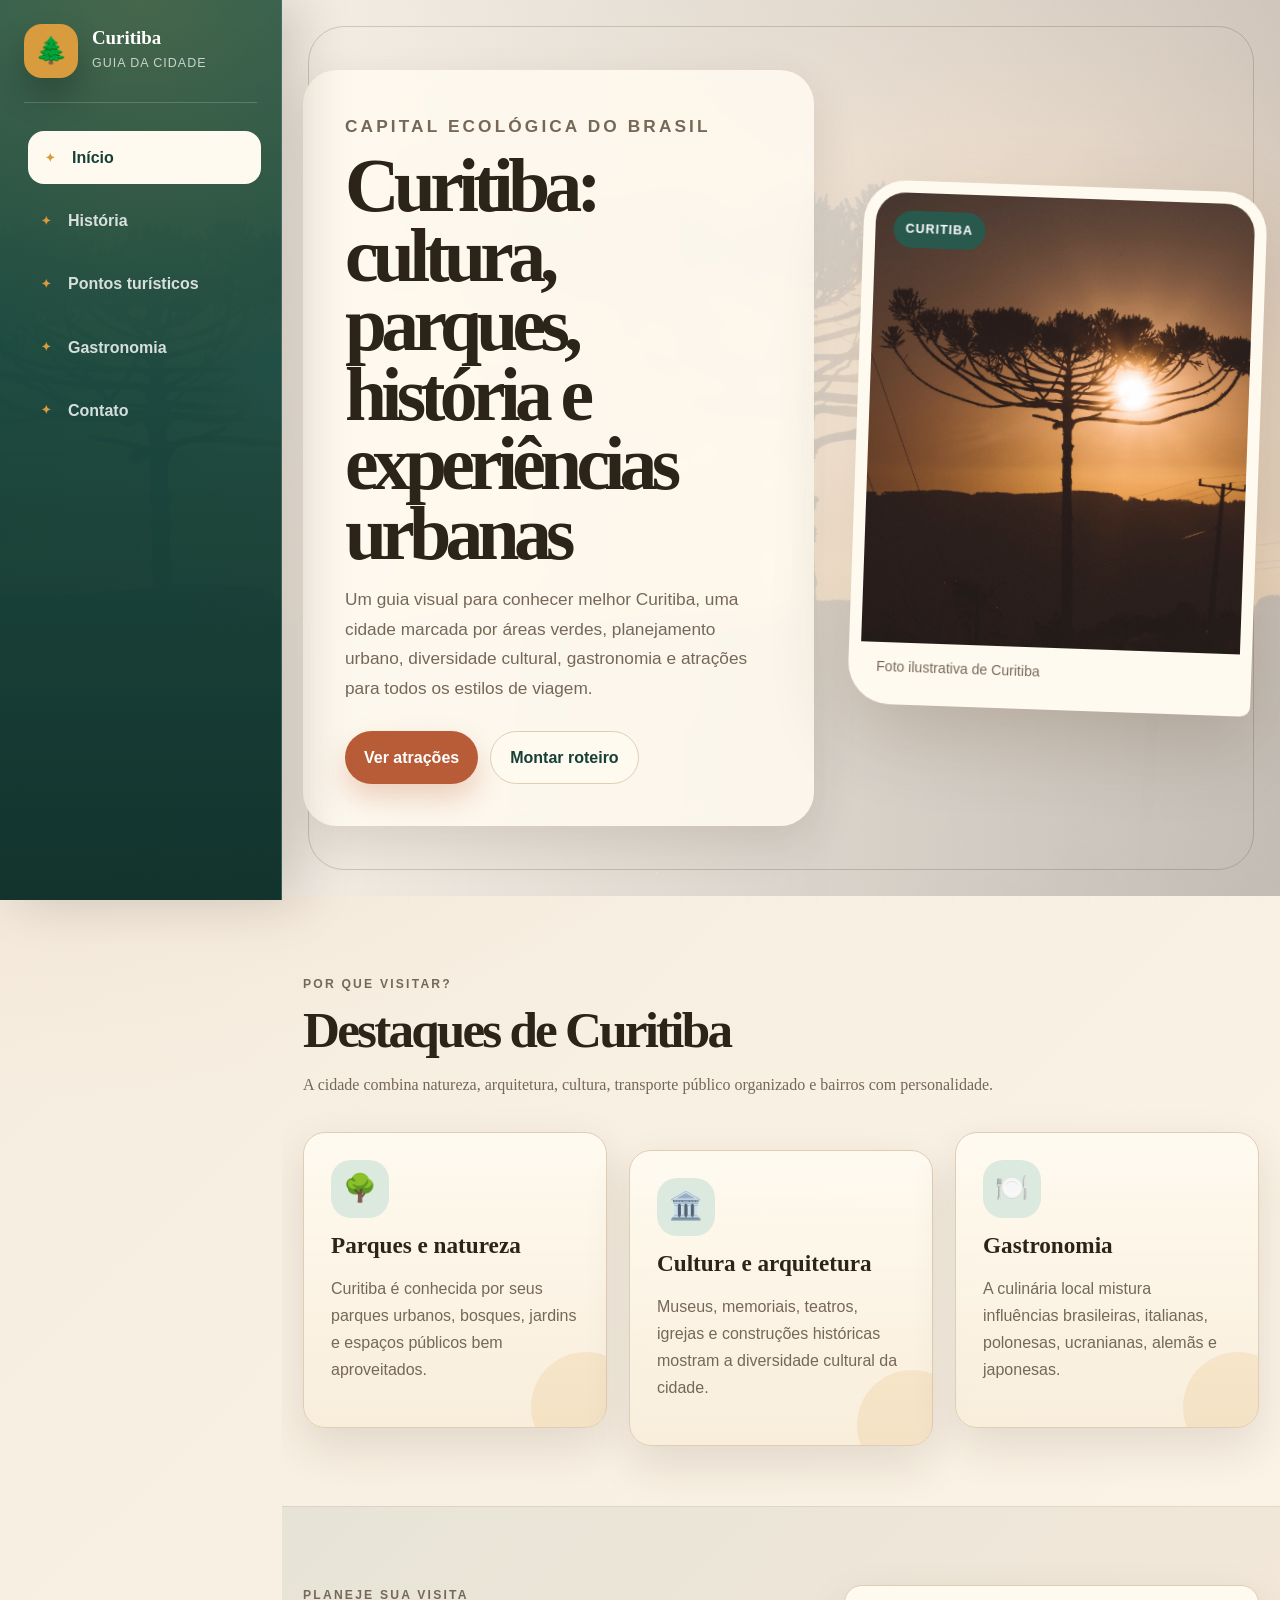
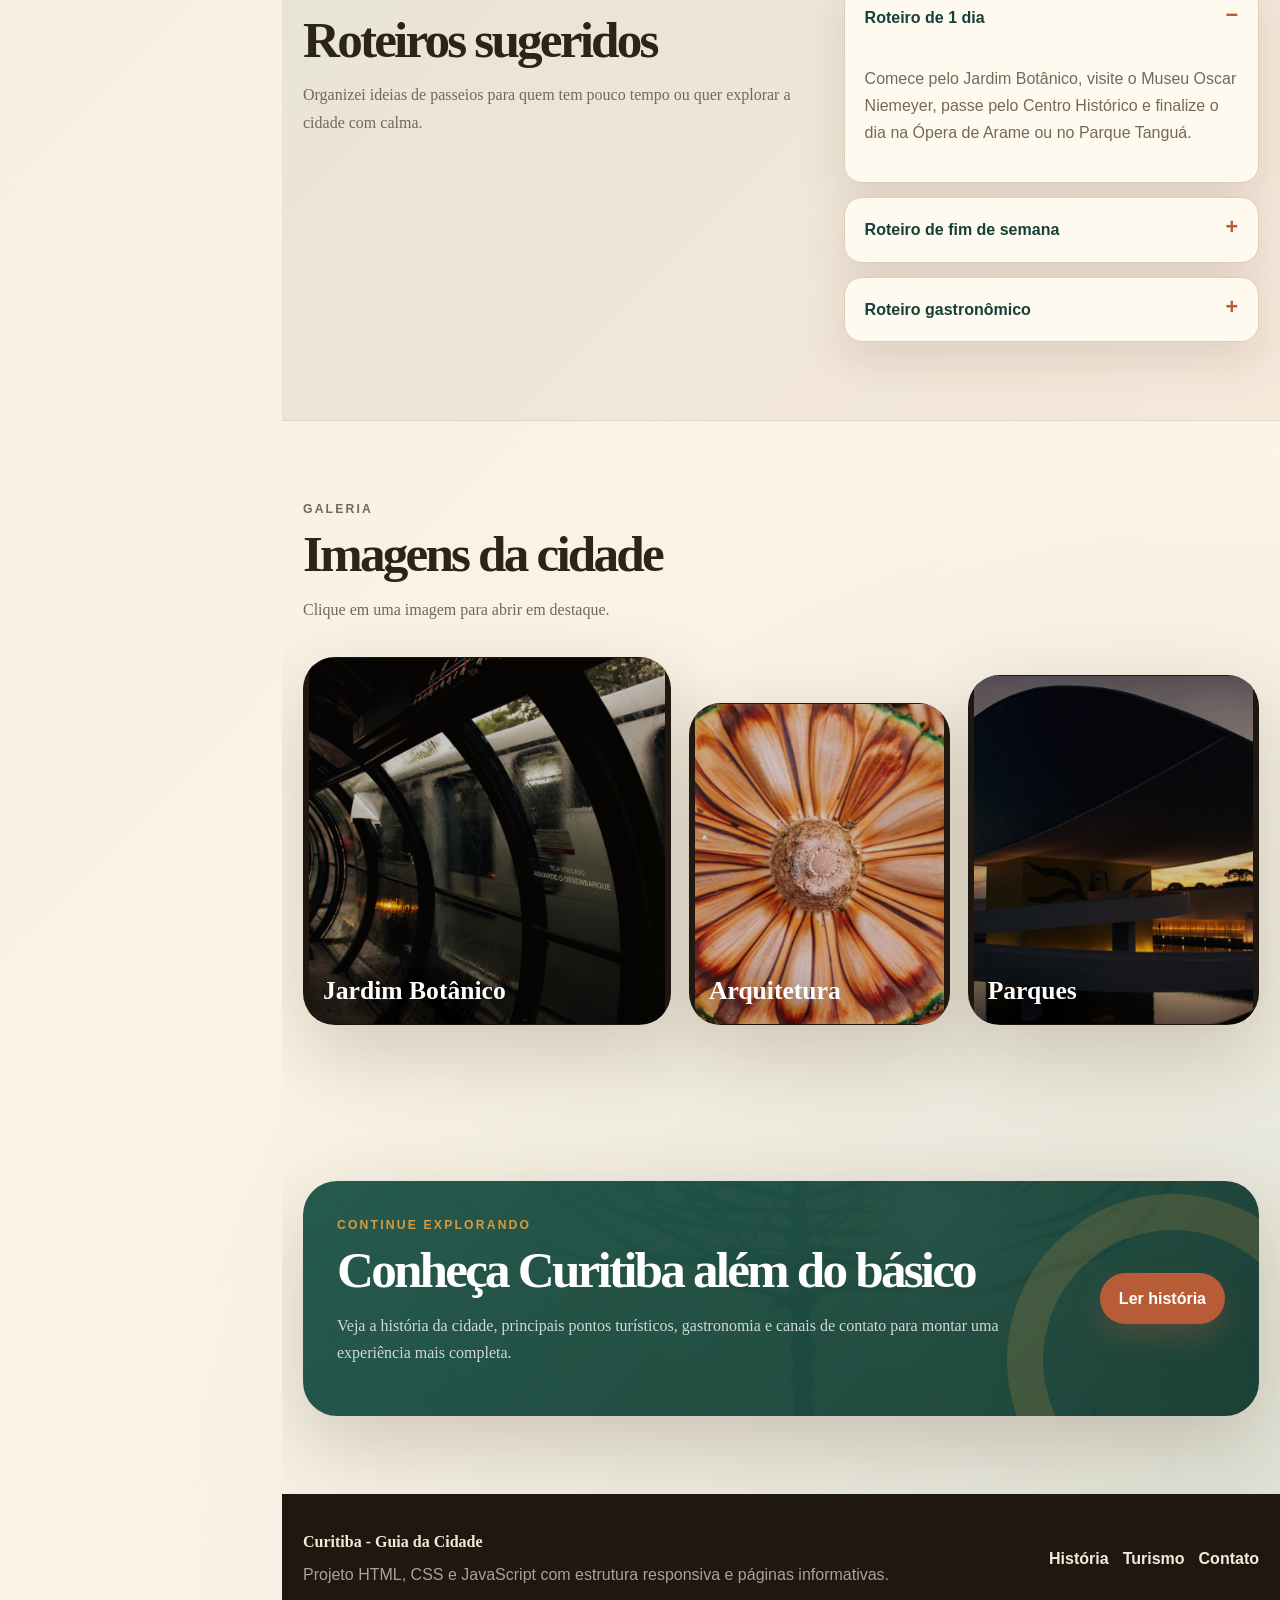
<file: index.html>
<!DOCTYPE html>
<html lang="pt-BR">
<head>
  <meta charset="UTF-8" />
  <meta name="viewport" content="width=device-width, initial-scale=1.0" />

  <title>Curitiba - Guia da Cidade</title>

  <meta
    name="description"
    content="Conheça Curitiba: história, pontos turísticos, cultura, gastronomia, parques, roteiros e informações para visitantes."
  />

  <link rel="stylesheet" href="estilo.css" />
</head>

<body>
  <a class="skip-link" href="#conteudo">Ir para o conteúdo principal</a>

  <header class="site-header">
    <nav class="navbar container" aria-label="Menu principal">
      <a href="index.html" class="brand" aria-label="Página inicial">
        <span class="brand-icon">🌲</span>
        <span>
          <strong>Curitiba</strong>
          <small>Guia da cidade</small>
        </span>
      </a>

      <button class="menu-toggle" type="button" aria-expanded="false" aria-controls="menu-principal">
        <span aria-hidden="true">☰</span>
        <span>Menu</span>
      </button>

      <ul class="menu" id="menu-principal">
        <li><a class="active" href="index.html">Início</a></li>
        <li><a href="historia.html">História</a></li>
        <li><a href="pontos-turisticos.html">Pontos turísticos</a></li>
        <li><a href="gastronomia.html">Gastronomia</a></li>
        <li><a href="contato.html">Contato</a></li>
      </ul>
    </nav>
  </header>

  <main id="conteudo">
    <section class="hero">
      <div class="container hero-grid">
        <div class="hero-content">
          <p class="eyebrow">Capital ecológica do Brasil</p>

          <h1>Curitiba: cultura, parques, história e experiências urbanas</h1>

          <p>
            Um guia visual para conhecer melhor Curitiba, uma cidade marcada por áreas verdes,
            planejamento urbano, diversidade cultural, gastronomia e atrações para todos os estilos de viagem.
          </p>

          <div class="hero-actions">
            <a class="btn primary" href="pontos-turisticos.html">Ver atrações</a>
            <a class="btn secondary" href="#roteiros">Montar roteiro</a>
          </div>
        </div>

        <figure class="hero-image">
          <img src="img/sobreNos.jpg" alt="Vista de Curitiba com paisagem urbana e áreas verdes" />
          <figcaption>Foto ilustrativa de Curitiba</figcaption>
        </figure>
      </div>
    </section>

    <section class="section container">
      <div class="section-heading">
        <p class="eyebrow">Por que visitar?</p>
        <h2>Destaques de Curitiba</h2>
        <p>
          A cidade combina natureza, arquitetura, cultura, transporte público organizado e bairros com personalidade.
        </p>
      </div>

      <div class="cards-grid">
        <article class="card">
          <span class="card-icon">🌳</span>
          <h3>Parques e natureza</h3>
          <p>
            Curitiba é conhecida por seus parques urbanos, bosques, jardins e espaços públicos bem aproveitados.
          </p>
        </article>

        <article class="card">
          <span class="card-icon">🏛️</span>
          <h3>Cultura e arquitetura</h3>
          <p>
            Museus, memoriais, teatros, igrejas e construções históricas mostram a diversidade cultural da cidade.
          </p>
        </article>

        <article class="card">
          <span class="card-icon">🍽️</span>
          <h3>Gastronomia</h3>
          <p>
            A culinária local mistura influências brasileiras, italianas, polonesas, ucranianas, alemãs e japonesas.
          </p>
        </article>
      </div>
    </section>

    <section class="section section-soft" id="roteiros">
      <div class="container two-columns">
        <div>
          <p class="eyebrow">Planeje sua visita</p>
          <h2>Roteiros sugeridos</h2>
          <p>
            Organizei ideias de passeios para quem tem pouco tempo ou quer explorar a cidade com calma.
          </p>
        </div>

        <div class="accordion" data-accordion>
          <article class="accordion-item">
            <button class="accordion-button" type="button" aria-expanded="true">
              Roteiro de 1 dia
            </button>
            <div class="accordion-content">
              <p>
                Comece pelo Jardim Botânico, visite o Museu Oscar Niemeyer, passe pelo Centro Histórico
                e finalize o dia na Ópera de Arame ou no Parque Tanguá.
              </p>
            </div>
          </article>

          <article class="accordion-item">
            <button class="accordion-button" type="button" aria-expanded="false">
              Roteiro de fim de semana
            </button>
            <div class="accordion-content" hidden>
              <p>
                No sábado, explore parques e museus. No domingo, visite a Feira do Largo da Ordem,
                caminhe pelo Centro Histórico e experimente restaurantes tradicionais.
              </p>
            </div>
          </article>

          <article class="accordion-item">
            <button class="accordion-button" type="button" aria-expanded="false">
              Roteiro gastronômico
            </button>
            <div class="accordion-content" hidden>
              <p>
                Inclua Santa Felicidade, cafés especiais, mercados municipais, confeitarias e restaurantes
                que valorizam ingredientes regionais.
              </p>
            </div>
          </article>
        </div>
      </div>
    </section>

    <section class="section container">
      <div class="section-heading">
        <p class="eyebrow">Galeria</p>
        <h2>Imagens da cidade</h2>
        <p>Clique em uma imagem para abrir em destaque.</p>
      </div>

      <div class="gallery-grid">
        <button class="gallery-card" type="button" data-title="Jardim Botânico" data-image="img/foto1.jpg">
          <img src="img/foto1.jpg" alt="Paisagem turística de Curitiba" />
          <span>Jardim Botânico</span>
        </button>

        <button class="gallery-card" type="button" data-title="Arquitetura curitibana" data-image="img/foto2.jpg">
          <img src="img/foto2.jpg" alt="Arquitetura e paisagem urbana de Curitiba" />
          <span>Arquitetura</span>
        </button>

        <button class="gallery-card" type="button" data-title="Parques de Curitiba" data-image="img/foto3.jpg">
          <img src="img/foto3.jpg" alt="Área verde em Curitiba" />
          <span>Parques</span>
        </button>
      </div>
    </section>

    <section class="section container">
      <div class="callout">
        <div>
          <p class="eyebrow">Continue explorando</p>
          <h2>Conheça Curitiba além do básico</h2>
          <p>
            Veja a história da cidade, principais pontos turísticos, gastronomia e canais de contato
            para montar uma experiência mais completa.
          </p>
        </div>

        <a class="btn primary" href="historia.html">Ler história</a>
      </div>
    </section>
  </main>

  <footer class="site-footer">
    <div class="container footer-grid">
      <div>
        <strong>Curitiba - Guia da Cidade</strong>
        <p>Projeto HTML, CSS e JavaScript com estrutura responsiva e páginas informativas.</p>
      </div>

      <nav aria-label="Links do rodapé">
        <a href="historia.html">História</a>
        <a href="pontos-turisticos.html">Turismo</a>
        <a href="contato.html">Contato</a>
      </nav>
    </div>
  </footer>

  <script src="script.js"></script>
</body>
</html>
</file>
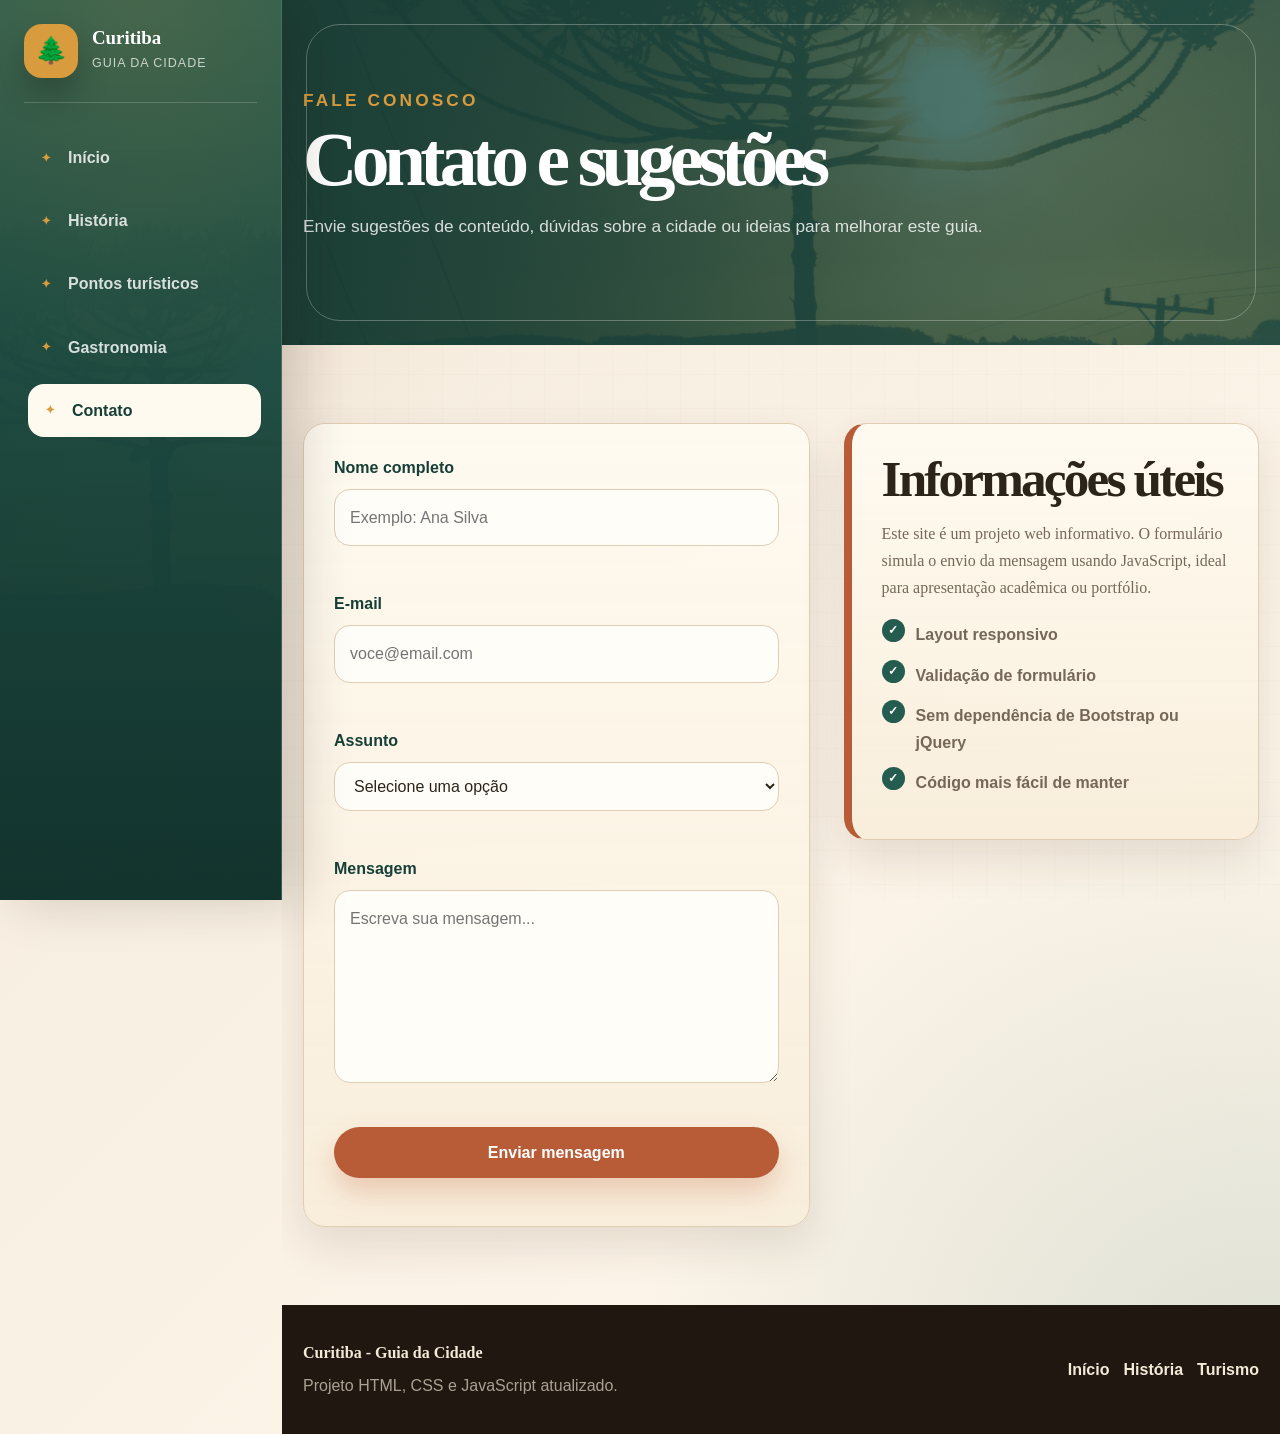
<file: contato.html>
<!DOCTYPE html>
<html lang="pt-BR">
<head>
  <meta charset="UTF-8" />
  <meta name="viewport" content="width=device-width, initial-scale=1.0" />

  <title>Contato - Guia de Curitiba</title>
  <meta name="description" content="Entre em contato, envie sugestões ou solicite ajuda para montar um roteiro em Curitiba." />

  <link rel="stylesheet" href="estilo.css" />
</head>

<body>
  <a class="skip-link" href="#conteudo">Ir para o conteúdo principal</a>

  <header class="site-header">
    <nav class="navbar container" aria-label="Menu principal">
      <a href="index.html" class="brand">
        <span class="brand-icon">🌲</span>
        <span>
          <strong>Curitiba</strong>
          <small>Guia da cidade</small>
        </span>
      </a>

      <button class="menu-toggle" type="button" aria-expanded="false" aria-controls="menu-principal">
        <span aria-hidden="true">☰</span>
        <span>Menu</span>
      </button>

      <ul class="menu" id="menu-principal">
        <li><a href="index.html">Início</a></li>
        <li><a href="historia.html">História</a></li>
        <li><a href="pontos-turisticos.html">Pontos turísticos</a></li>
        <li><a href="gastronomia.html">Gastronomia</a></li>
        <li><a class="active" href="contato.html">Contato</a></li>
      </ul>
    </nav>
  </header>

  <main id="conteudo">
    <section class="page-hero">
      <div class="container">
        <p class="eyebrow">Fale conosco</p>
        <h1>Contato e sugestões</h1>
        <p>
          Envie sugestões de conteúdo, dúvidas sobre a cidade ou ideias para melhorar este guia.
        </p>
      </div>
    </section>

    <section class="section container two-columns">
      <form class="contact-form" id="contactForm" novalidate>
        <div class="form-field">
          <label for="nome">Nome completo</label>
          <input type="text" id="nome" name="nome" autocomplete="name" placeholder="Exemplo: Ana Silva" required />
          <small class="error-message" id="nomeError"></small>
        </div>

        <div class="form-field">
          <label for="email">E-mail</label>
          <input type="email" id="email" name="email" autocomplete="email" placeholder="voce@email.com" required />
          <small class="error-message" id="emailError"></small>
        </div>

        <div class="form-field">
          <label for="assunto">Assunto</label>
          <select id="assunto" name="assunto" required>
            <option value="">Selecione uma opção</option>
            <option value="Roteiro">Ajuda com roteiro</option>
            <option value="Sugestão">Sugestão de conteúdo</option>
            <option value="Correção">Correção de informação</option>
            <option value="Outro">Outro assunto</option>
          </select>
          <small class="error-message" id="assuntoError"></small>
        </div>

        <div class="form-field">
          <label for="mensagem">Mensagem</label>
          <textarea id="mensagem" name="mensagem" rows="6" placeholder="Escreva sua mensagem..." required></textarea>
          <small class="error-message" id="mensagemError"></small>
        </div>

        <button class="btn primary" type="submit">Enviar mensagem</button>

        <p class="form-status" id="formStatus" role="status" aria-live="polite"></p>
      </form>

      <aside class="info-box">
        <h2>Informações úteis</h2>
        <p>
          Este site é um projeto web informativo. O formulário simula o envio da mensagem usando JavaScript,
          ideal para apresentação acadêmica ou portfólio.
        </p>

        <ul class="check-list">
          <li>Layout responsivo</li>
          <li>Validação de formulário</li>
          <li>Sem dependência de Bootstrap ou jQuery</li>
          <li>Código mais fácil de manter</li>
        </ul>
      </aside>
    </section>
  </main>

  <footer class="site-footer">
    <div class="container footer-grid">
      <div>
        <strong>Curitiba - Guia da Cidade</strong>
        <p>Projeto HTML, CSS e JavaScript atualizado.</p>
      </div>

      <nav aria-label="Links do rodapé">
        <a href="index.html">Início</a>
        <a href="historia.html">História</a>
        <a href="pontos-turisticos.html">Turismo</a>
      </nav>
    </div>
  </footer>

  <script src="script.js"></script>
</body>
</html>
</file>
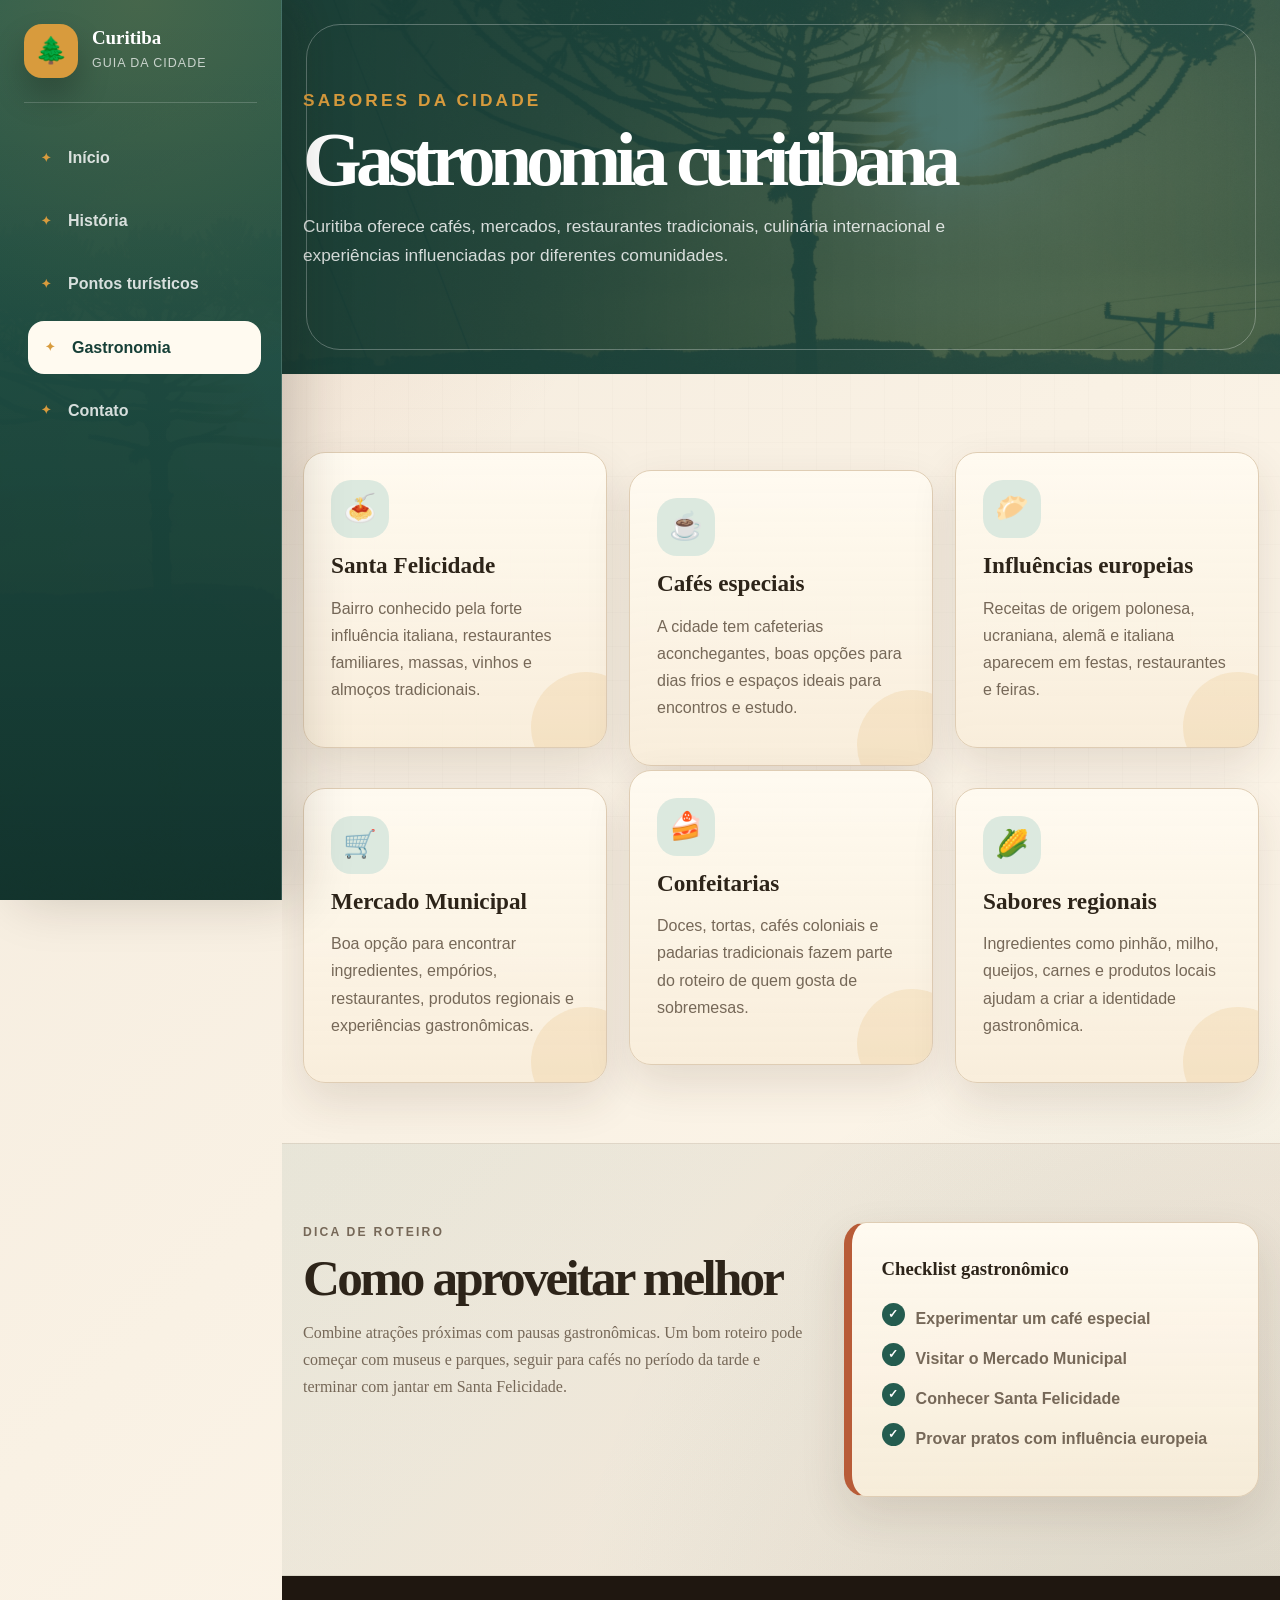
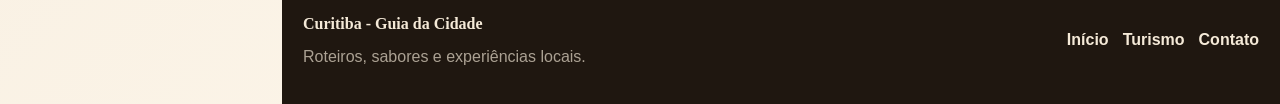
<file: gastronomia.html>
<!DOCTYPE html>
<html lang="pt-BR">
<head>
  <meta charset="UTF-8" />
  <meta name="viewport" content="width=device-width, initial-scale=1.0" />

  <title>Gastronomia em Curitiba</title>
  <meta name="description" content="Conheça sabores, bairros gastronômicos, cafés, mercados e experiências culinárias em Curitiba." />

  <link rel="stylesheet" href="estilo.css" />
</head>

<body>
  <a class="skip-link" href="#conteudo">Ir para o conteúdo principal</a>

  <header class="site-header">
    <nav class="navbar container" aria-label="Menu principal">
      <a href="index.html" class="brand">
        <span class="brand-icon">🌲</span>
        <span>
          <strong>Curitiba</strong>
          <small>Guia da cidade</small>
        </span>
      </a>

      <button class="menu-toggle" type="button" aria-expanded="false" aria-controls="menu-principal">
        <span aria-hidden="true">☰</span>
        <span>Menu</span>
      </button>

      <ul class="menu" id="menu-principal">
        <li><a href="index.html">Início</a></li>
        <li><a href="historia.html">História</a></li>
        <li><a href="pontos-turisticos.html">Pontos turísticos</a></li>
        <li><a class="active" href="gastronomia.html">Gastronomia</a></li>
        <li><a href="contato.html">Contato</a></li>
      </ul>
    </nav>
  </header>

  <main id="conteudo">
    <section class="page-hero">
      <div class="container">
        <p class="eyebrow">Sabores da cidade</p>
        <h1>Gastronomia curitibana</h1>
        <p>
          Curitiba oferece cafés, mercados, restaurantes tradicionais, culinária internacional
          e experiências influenciadas por diferentes comunidades.
        </p>
      </div>
    </section>

    <section class="section container">
      <div class="cards-grid">
        <article class="card">
          <span class="card-icon">🍝</span>
          <h2>Santa Felicidade</h2>
          <p>
            Bairro conhecido pela forte influência italiana, restaurantes familiares, massas, vinhos e almoços tradicionais.
          </p>
        </article>

        <article class="card">
          <span class="card-icon">☕</span>
          <h2>Cafés especiais</h2>
          <p>
            A cidade tem cafeterias aconchegantes, boas opções para dias frios e espaços ideais para encontros e estudo.
          </p>
        </article>

        <article class="card">
          <span class="card-icon">🥟</span>
          <h2>Influências europeias</h2>
          <p>
            Receitas de origem polonesa, ucraniana, alemã e italiana aparecem em festas, restaurantes e feiras.
          </p>
        </article>

        <article class="card">
          <span class="card-icon">🛒</span>
          <h2>Mercado Municipal</h2>
          <p>
            Boa opção para encontrar ingredientes, empórios, restaurantes, produtos regionais e experiências gastronômicas.
          </p>
        </article>

        <article class="card">
          <span class="card-icon">🍰</span>
          <h2>Confeitarias</h2>
          <p>
            Doces, tortas, cafés coloniais e padarias tradicionais fazem parte do roteiro de quem gosta de sobremesas.
          </p>
        </article>

        <article class="card">
          <span class="card-icon">🌽</span>
          <h2>Sabores regionais</h2>
          <p>
            Ingredientes como pinhão, milho, queijos, carnes e produtos locais ajudam a criar a identidade gastronômica.
          </p>
        </article>
      </div>
    </section>

    <section class="section section-soft">
      <div class="container two-columns">
        <div>
          <p class="eyebrow">Dica de roteiro</p>
          <h2>Como aproveitar melhor</h2>
          <p>
            Combine atrações próximas com pausas gastronômicas. Um bom roteiro pode começar com museus e parques,
            seguir para cafés no período da tarde e terminar com jantar em Santa Felicidade.
          </p>
        </div>

        <aside class="info-box">
          <h3>Checklist gastronômico</h3>
          <ul class="check-list">
            <li>Experimentar um café especial</li>
            <li>Visitar o Mercado Municipal</li>
            <li>Conhecer Santa Felicidade</li>
            <li>Provar pratos com influência europeia</li>
          </ul>
        </aside>
      </div>
    </section>
  </main>

  <footer class="site-footer">
    <div class="container footer-grid">
      <div>
        <strong>Curitiba - Guia da Cidade</strong>
        <p>Roteiros, sabores e experiências locais.</p>
      </div>

      <nav aria-label="Links do rodapé">
        <a href="index.html">Início</a>
        <a href="pontos-turisticos.html">Turismo</a>
        <a href="contato.html">Contato</a>
      </nav>
    </div>
  </footer>

  <script src="script.js"></script>
</body>
</html>
</file>
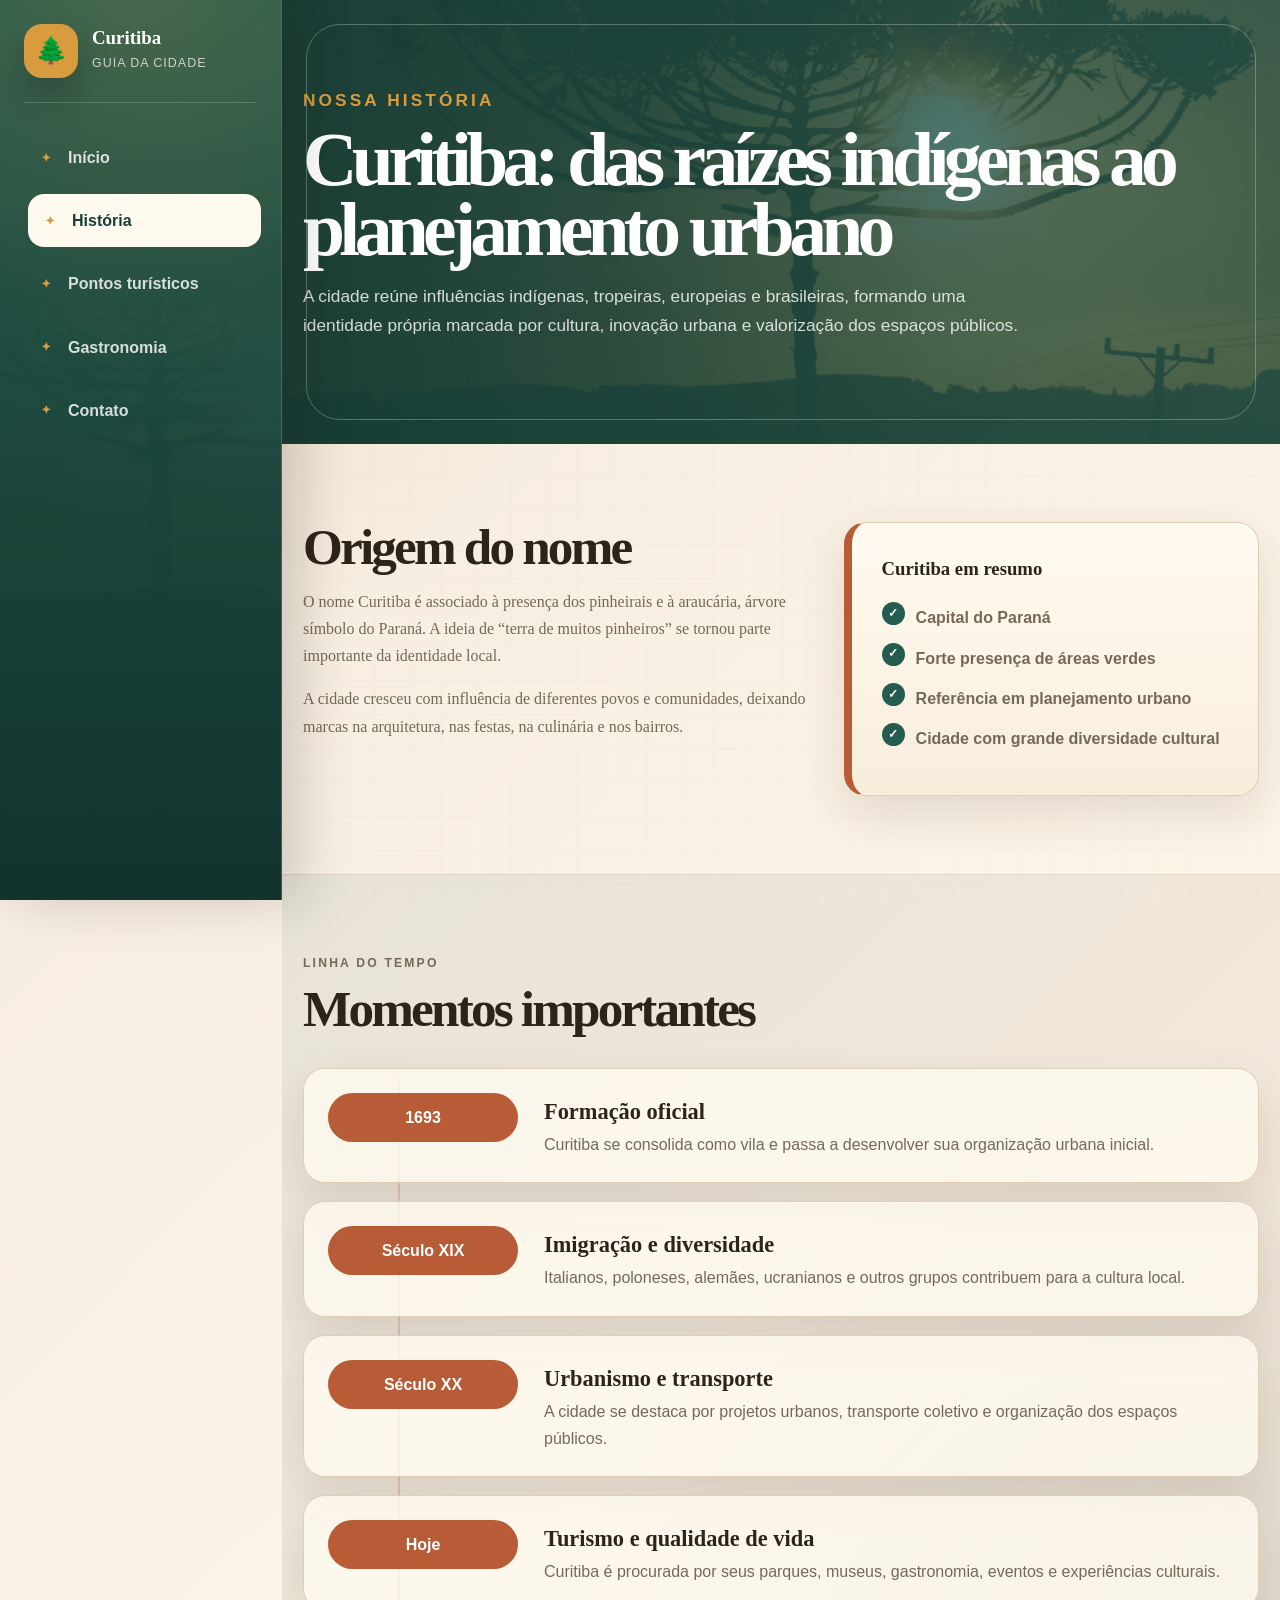
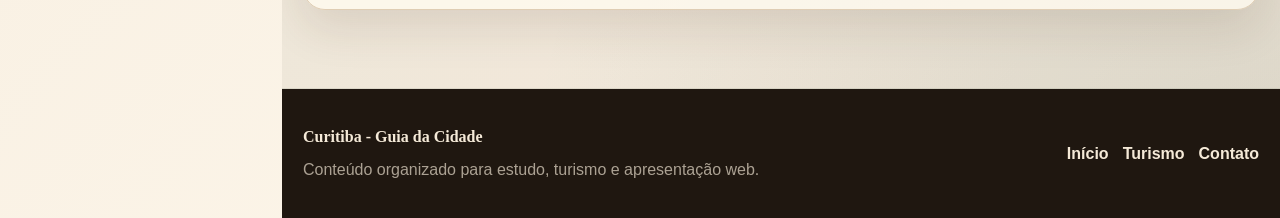
<file: historia.html>
<!DOCTYPE html>
<html lang="pt-BR">
<head>
  <meta charset="UTF-8" />
  <meta name="viewport" content="width=device-width, initial-scale=1.0" />

  <title>História de Curitiba</title>
  <meta name="description" content="Conheça a história de Curitiba, sua formação, origem do nome, cultura e desenvolvimento urbano." />

  <link rel="stylesheet" href="estilo.css" />
</head>

<body>
  <a class="skip-link" href="#conteudo">Ir para o conteúdo principal</a>

  <header class="site-header">
    <nav class="navbar container" aria-label="Menu principal">
      <a href="index.html" class="brand">
        <span class="brand-icon">🌲</span>
        <span>
          <strong>Curitiba</strong>
          <small>Guia da cidade</small>
        </span>
      </a>

      <button class="menu-toggle" type="button" aria-expanded="false" aria-controls="menu-principal">
        <span aria-hidden="true">☰</span>
        <span>Menu</span>
      </button>

      <ul class="menu" id="menu-principal">
        <li><a href="index.html">Início</a></li>
        <li><a class="active" href="historia.html">História</a></li>
        <li><a href="pontos-turisticos.html">Pontos turísticos</a></li>
        <li><a href="gastronomia.html">Gastronomia</a></li>
        <li><a href="contato.html">Contato</a></li>
      </ul>
    </nav>
  </header>

  <main id="conteudo">
    <section class="page-hero">
      <div class="container">
        <p class="eyebrow">Nossa história</p>
        <h1>Curitiba: das raízes indígenas ao planejamento urbano</h1>
        <p>
          A cidade reúne influências indígenas, tropeiras, europeias e brasileiras, formando uma identidade própria
          marcada por cultura, inovação urbana e valorização dos espaços públicos.
        </p>
      </div>
    </section>

    <section class="section container two-columns">
      <div>
        <h2>Origem do nome</h2>
        <p>
          O nome Curitiba é associado à presença dos pinheirais e à araucária, árvore símbolo do Paraná.
          A ideia de “terra de muitos pinheiros” se tornou parte importante da identidade local.
        </p>

        <p>
          A cidade cresceu com influência de diferentes povos e comunidades, deixando marcas na arquitetura,
          nas festas, na culinária e nos bairros.
        </p>
      </div>

      <aside class="info-box">
        <h3>Curitiba em resumo</h3>
        <ul class="check-list">
          <li>Capital do Paraná</li>
          <li>Forte presença de áreas verdes</li>
          <li>Referência em planejamento urbano</li>
          <li>Cidade com grande diversidade cultural</li>
        </ul>
      </aside>
    </section>

    <section class="section section-soft">
      <div class="container">
        <div class="section-heading">
          <p class="eyebrow">Linha do tempo</p>
          <h2>Momentos importantes</h2>
        </div>

        <div class="timeline">
          <article class="timeline-item">
            <span>1693</span>
            <div>
              <h3>Formação oficial</h3>
              <p>Curitiba se consolida como vila e passa a desenvolver sua organização urbana inicial.</p>
            </div>
          </article>

          <article class="timeline-item">
            <span>Século XIX</span>
            <div>
              <h3>Imigração e diversidade</h3>
              <p>Italianos, poloneses, alemães, ucranianos e outros grupos contribuem para a cultura local.</p>
            </div>
          </article>

          <article class="timeline-item">
            <span>Século XX</span>
            <div>
              <h3>Urbanismo e transporte</h3>
              <p>A cidade se destaca por projetos urbanos, transporte coletivo e organização dos espaços públicos.</p>
            </div>
          </article>

          <article class="timeline-item">
            <span>Hoje</span>
            <div>
              <h3>Turismo e qualidade de vida</h3>
              <p>Curitiba é procurada por seus parques, museus, gastronomia, eventos e experiências culturais.</p>
            </div>
          </article>
        </div>
      </div>
    </section>
  </main>

  <footer class="site-footer">
    <div class="container footer-grid">
      <div>
        <strong>Curitiba - Guia da Cidade</strong>
        <p>Conteúdo organizado para estudo, turismo e apresentação web.</p>
      </div>

      <nav aria-label="Links do rodapé">
        <a href="index.html">Início</a>
        <a href="pontos-turisticos.html">Turismo</a>
        <a href="contato.html">Contato</a>
      </nav>
    </div>
  </footer>

  <script src="script.js"></script>
</body>
</html>
</file>
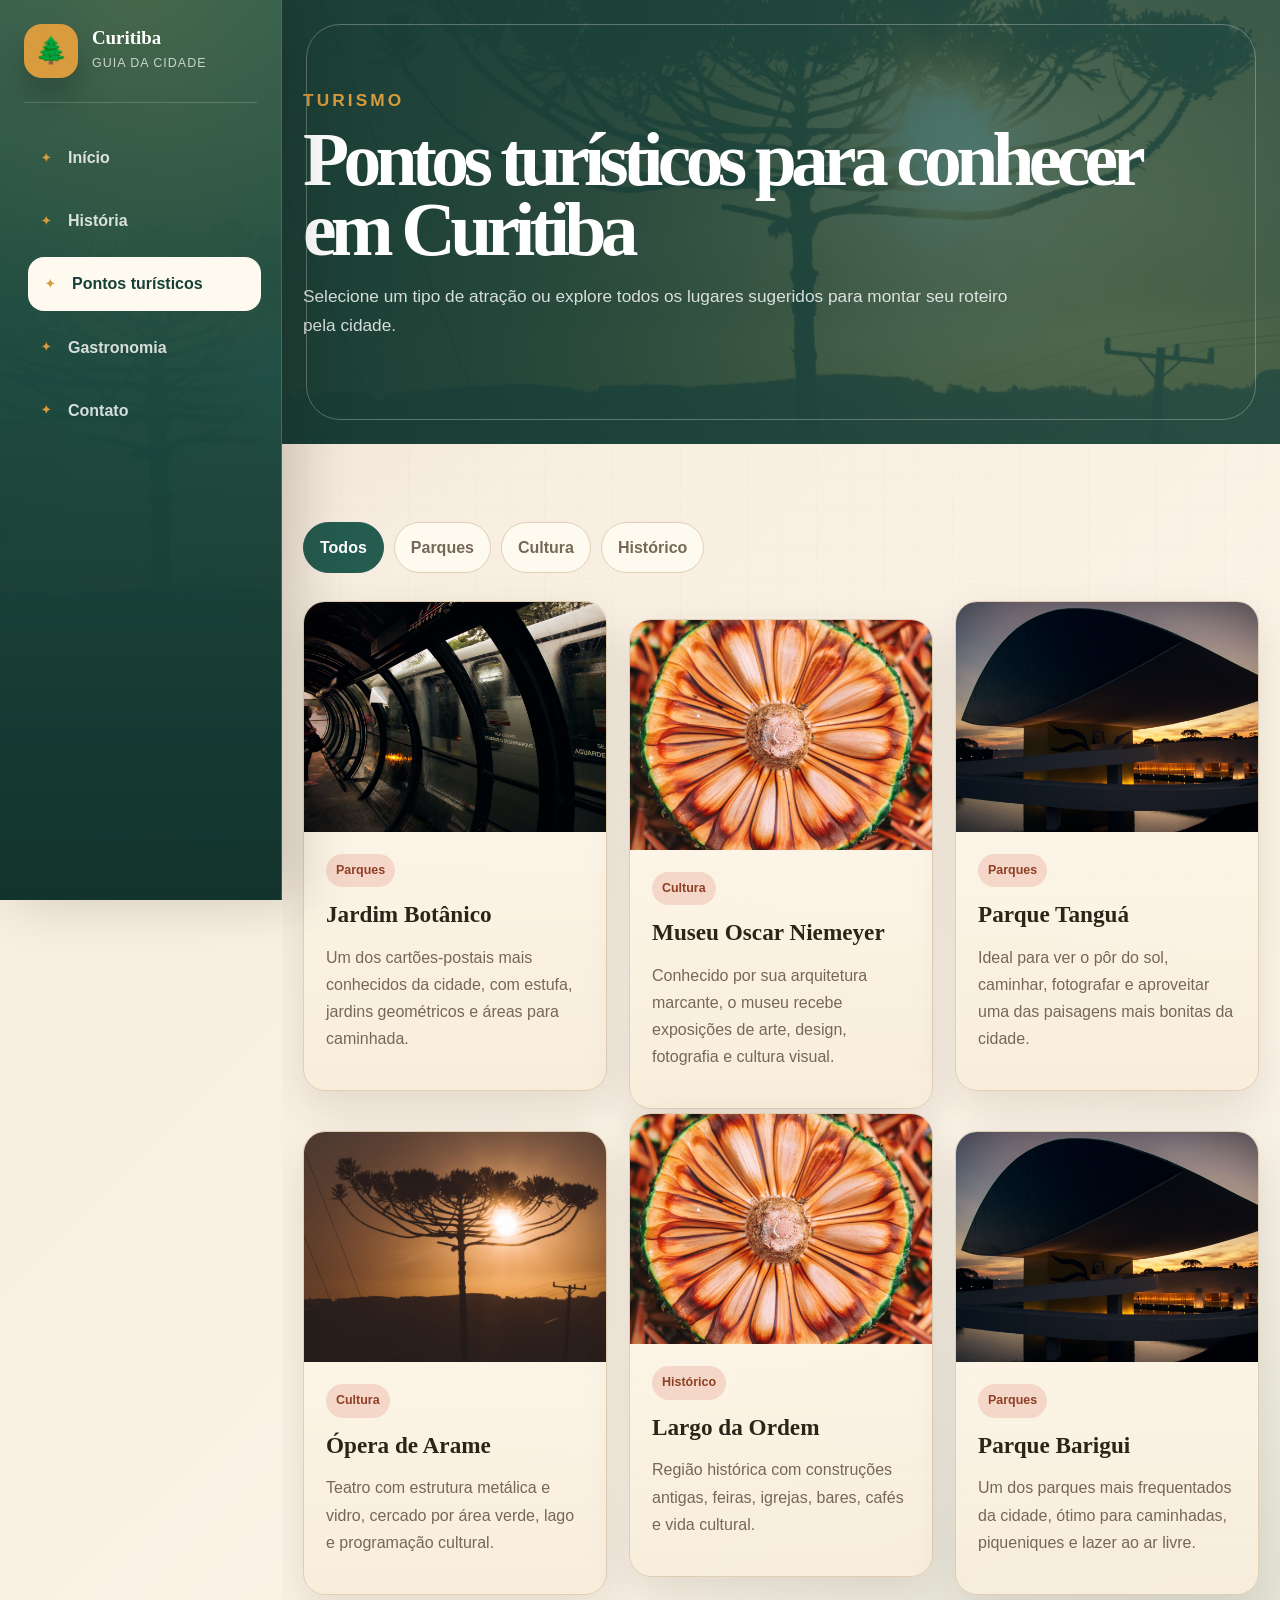
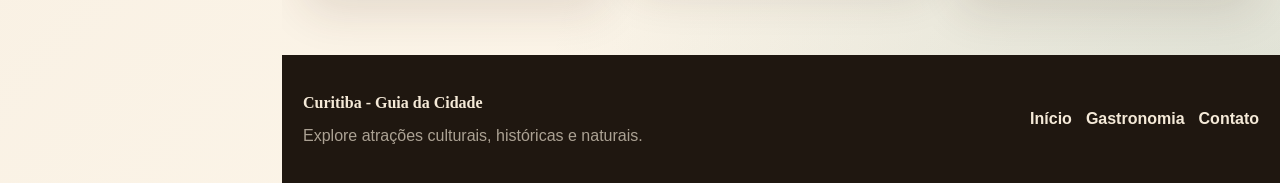
<file: pontos-turisticos.html>
<!DOCTYPE html>
<html lang="pt-BR">
<head>
  <meta charset="UTF-8" />
  <meta name="viewport" content="width=device-width, initial-scale=1.0" />

  <title>Pontos Turísticos de Curitiba</title>
  <meta name="description" content="Veja os principais pontos turísticos de Curitiba, incluindo parques, museus, centro histórico e atrações culturais." />

  <link rel="stylesheet" href="estilo.css" />
</head>

<body>
  <a class="skip-link" href="#conteudo">Ir para o conteúdo principal</a>

  <header class="site-header">
    <nav class="navbar container" aria-label="Menu principal">
      <a href="index.html" class="brand">
        <span class="brand-icon">🌲</span>
        <span>
          <strong>Curitiba</strong>
          <small>Guia da cidade</small>
        </span>
      </a>

      <button class="menu-toggle" type="button" aria-expanded="false" aria-controls="menu-principal">
        <span aria-hidden="true">☰</span>
        <span>Menu</span>
      </button>

      <ul class="menu" id="menu-principal">
        <li><a href="index.html">Início</a></li>
        <li><a href="historia.html">História</a></li>
        <li><a class="active" href="pontos-turisticos.html">Pontos turísticos</a></li>
        <li><a href="gastronomia.html">Gastronomia</a></li>
        <li><a href="contato.html">Contato</a></li>
      </ul>
    </nav>
  </header>

  <main id="conteudo">
    <section class="page-hero">
      <div class="container">
        <p class="eyebrow">Turismo</p>
        <h1>Pontos turísticos para conhecer em Curitiba</h1>
        <p>
          Selecione um tipo de atração ou explore todos os lugares sugeridos para montar seu roteiro pela cidade.
        </p>
      </div>
    </section>

    <section class="section container">
      <div class="filters" aria-label="Filtros de atrações">
        <button class="filter-chip active" type="button" data-filter="todos">Todos</button>
        <button class="filter-chip" type="button" data-filter="parques">Parques</button>
        <button class="filter-chip" type="button" data-filter="cultura">Cultura</button>
        <button class="filter-chip" type="button" data-filter="historico">Histórico</button>
      </div>

      <div class="cards-grid attractions-grid">
        <article class="card attraction-card" data-category="parques">
          <img src="img/foto1.jpg" alt="Jardim Botânico de Curitiba" />
          <div>
            <span class="tag">Parques</span>
            <h2>Jardim Botânico</h2>
            <p>
              Um dos cartões-postais mais conhecidos da cidade, com estufa, jardins geométricos e áreas para caminhada.
            </p>
          </div>
        </article>

        <article class="card attraction-card" data-category="cultura">
          <img src="img/foto2.jpg" alt="Museu e arquitetura em Curitiba" />
          <div>
            <span class="tag">Cultura</span>
            <h2>Museu Oscar Niemeyer</h2>
            <p>
              Conhecido por sua arquitetura marcante, o museu recebe exposições de arte, design, fotografia e cultura visual.
            </p>
          </div>
        </article>

        <article class="card attraction-card" data-category="parques">
          <img src="img/foto3.jpg" alt="Área verde em Curitiba" />
          <div>
            <span class="tag">Parques</span>
            <h2>Parque Tanguá</h2>
            <p>
              Ideal para ver o pôr do sol, caminhar, fotografar e aproveitar uma das paisagens mais bonitas da cidade.
            </p>
          </div>
        </article>

        <article class="card attraction-card" data-category="cultura">
          <img src="img/sobreNos.jpg" alt="Ópera de Arame em Curitiba" />
          <div>
            <span class="tag">Cultura</span>
            <h2>Ópera de Arame</h2>
            <p>
              Teatro com estrutura metálica e vidro, cercado por área verde, lago e programação cultural.
            </p>
          </div>
        </article>

        <article class="card attraction-card" data-category="historico">
          <img src="img/foto2.jpg" alt="Centro histórico de Curitiba" />
          <div>
            <span class="tag">Histórico</span>
            <h2>Largo da Ordem</h2>
            <p>
              Região histórica com construções antigas, feiras, igrejas, bares, cafés e vida cultural.
            </p>
          </div>
        </article>

        <article class="card attraction-card" data-category="parques">
          <img src="img/foto3.jpg" alt="Parque Barigui em Curitiba" />
          <div>
            <span class="tag">Parques</span>
            <h2>Parque Barigui</h2>
            <p>
              Um dos parques mais frequentados da cidade, ótimo para caminhadas, piqueniques e lazer ao ar livre.
            </p>
          </div>
        </article>
      </div>
    </section>
  </main>

  <footer class="site-footer">
    <div class="container footer-grid">
      <div>
        <strong>Curitiba - Guia da Cidade</strong>
        <p>Explore atrações culturais, históricas e naturais.</p>
      </div>

      <nav aria-label="Links do rodapé">
        <a href="index.html">Início</a>
        <a href="gastronomia.html">Gastronomia</a>
        <a href="contato.html">Contato</a>
      </nav>
    </div>
  </footer>

  <script src="script.js"></script>
</body>
</html>
</file>
<file: estilo.css>
:root {
  --color-bg: #f3eadc;
  --color-paper: #fffaf0;
  --color-paper-strong: #f8edda;
  --color-text: #2d2419;
  --color-muted: #766858;
  --color-border: #dfcdb4;

  --color-primary: #245c4f;
  --color-primary-dark: #163f37;
  --color-primary-soft: #dce9df;

  --color-accent: #b85c38;
  --color-accent-dark: #8f3f25;
  --color-accent-soft: #f4d7c8;

  --color-gold: #d89b3d;

  --shadow-soft: 0 18px 45px rgba(69, 45, 21, 0.12);
  --shadow-strong: 0 28px 80px rgba(69, 45, 21, 0.2);

  --radius-sm: 14px;
  --radius-md: 22px;
  --radius-lg: 34px;

  --sidebar-width: 282px;
  --container: 1120px;
}

* {
  box-sizing: border-box;
}

html {
  scroll-behavior: smooth;
}

body {
  margin: 0;
  min-height: 100vh;
  font-family: Georgia, "Times New Roman", serif;
  background:
    radial-gradient(circle at top left, rgba(184, 92, 56, 0.18), transparent 32%),
    radial-gradient(circle at bottom right, rgba(36, 92, 79, 0.16), transparent 34%),
    linear-gradient(135deg, #f3eadc, #fff8ec);
  color: var(--color-text);
  line-height: 1.7;
}

body::before {
  content: "";
  position: fixed;
  inset: 0;
  z-index: -1;
  opacity: 0.24;
  background-image:
    linear-gradient(rgba(69, 45, 21, 0.06) 1px, transparent 1px),
    linear-gradient(90deg, rgba(69, 45, 21, 0.06) 1px, transparent 1px);
  background-size: 34px 34px;
}

img {
  max-width: 100%;
  display: block;
}

a {
  color: inherit;
}

button,
input,
select,
textarea {
  font: inherit;
}

button {
  cursor: pointer;
}

.container {
  width: min(100% - 42px, var(--container));
  margin-inline: auto;
}

.skip-link {
  position: fixed;
  top: -60px;
  left: 22px;
  z-index: 9999;
  padding: 12px 18px;
  border-radius: 999px;
  background: var(--color-primary);
  color: #fff;
  text-decoration: none;
  font-family: Arial, Helvetica, sans-serif;
  font-weight: 800;
}

.skip-link:focus {
  top: 18px;
}

/* ===============================
   Menu lateral no desktop
================================ */

.site-header {
  position: fixed;
  inset: 0 auto 0 0;
  z-index: 100;
  width: var(--sidebar-width);
  padding: 24px;
  background:
    linear-gradient(180deg, rgba(36, 92, 79, 0.97), rgba(22, 63, 55, 0.98)),
    url("img/sobreNos.jpg") center/cover;
  color: #fff;
  border-right: 1px solid rgba(255, 255, 255, 0.14);
  box-shadow: 18px 0 50px rgba(36, 24, 12, 0.18);
}

.site-header::after {
  content: "";
  position: absolute;
  inset: 0;
  background:
    radial-gradient(circle at top, rgba(216, 155, 61, 0.18), transparent 42%),
    linear-gradient(180deg, transparent, rgba(0, 0, 0, 0.18));
  pointer-events: none;
}

.navbar {
  position: relative;
  z-index: 1;
  width: 100%;
  height: 100%;
  min-height: auto;
  display: flex;
  flex-direction: column;
  align-items: stretch;
  justify-content: flex-start;
  gap: 28px;
}

.site-header .container {
  width: 100%;
  margin: 0;
}

.brand {
  display: flex;
  align-items: center;
  gap: 14px;
  padding-bottom: 24px;
  border-bottom: 1px solid rgba(255, 255, 255, 0.18);
  color: #fff;
  text-decoration: none;
}

.brand-icon {
  display: grid;
  place-items: center;
  width: 54px;
  height: 54px;
  flex: 0 0 auto;
  border-radius: 18px;
  background: var(--color-gold);
  box-shadow: 0 18px 32px rgba(0, 0, 0, 0.22);
  font-size: 26px;
}

.brand strong,
.brand small {
  display: block;
}

.brand strong {
  font-size: 1.18rem;
  line-height: 1.1;
}

.brand small {
  margin-top: 4px;
  color: rgba(255, 255, 255, 0.72);
  font-family: Arial, Helvetica, sans-serif;
  font-size: 0.78rem;
  letter-spacing: 0.08em;
  text-transform: uppercase;
}

.menu {
  display: grid;
  gap: 10px;
  padding: 0;
  margin: 0;
  list-style: none;
}

.menu a {
  position: relative;
  display: block;
  padding: 13px 16px 13px 44px;
  border-radius: 16px;
  color: rgba(255, 255, 255, 0.82);
  text-decoration: none;
  font-family: Arial, Helvetica, sans-serif;
  font-weight: 800;
  transition: 0.22s ease;
}

.menu a::before {
  content: "✦";
  position: absolute;
  left: 17px;
  top: 50%;
  transform: translateY(-50%);
  color: var(--color-gold);
  font-size: 0.76rem;
}

.menu a:hover,
.menu a:focus,
.menu a.active {
  background: #fffaf0;
  color: var(--color-primary-dark);
  transform: translateX(4px);
}

.menu-toggle {
  display: none;
}

/* ===============================
   Estrutura geral
================================ */

main,
.site-footer {
  margin-left: var(--sidebar-width);
}

main {
  overflow: hidden;
}

.section {
  padding: 78px 0;
}

.section-soft {
  background:
    linear-gradient(135deg, rgba(36, 92, 79, 0.08), rgba(184, 92, 56, 0.08));
  border-block: 1px solid rgba(69, 45, 21, 0.09);
}

.eyebrow {
  margin: 0 0 10px;
  color: var(--color-accent-dark);
  font-family: Arial, Helvetica, sans-serif;
  font-size: 0.76rem;
  font-weight: 900;
  letter-spacing: 0.18em;
  text-transform: uppercase;
}

.section-heading {
  max-width: 760px;
  margin-bottom: 34px;
}

.section-heading h2,
.two-columns h2,
.callout h2,
.info-box h2 {
  margin: 0 0 14px;
  font-size: clamp(2rem, 4vw, 3.55rem);
  line-height: 0.98;
  letter-spacing: -0.055em;
}

.section-heading p,
.two-columns p,
.callout p,
.card p,
.info-box p {
  color: var(--color-muted);
}

/* ===============================
   Hero novo: estilo cartão postal
================================ */

.hero {
  position: relative;
  padding: 70px 0;
  background:
    linear-gradient(90deg, rgba(255, 250, 240, 0.94), rgba(255, 250, 240, 0.72)),
    url("img/sobreNos.jpg") center/cover;
}

.hero::before {
  content: "";
  position: absolute;
  inset: 26px;
  border: 1px solid rgba(69, 45, 21, 0.2);
  border-radius: 36px;
  pointer-events: none;
}

.hero-grid {
  position: relative;
  display: grid;
  grid-template-columns: minmax(0, 0.95fr) minmax(320px, 0.75fr);
  gap: 42px;
  align-items: center;
}

.hero-content {
  padding: clamp(22px, 4vw, 42px);
  border-radius: var(--radius-lg);
  background: rgba(255, 250, 240, 0.88);
  box-shadow: var(--shadow-soft);
  backdrop-filter: blur(10px);
}

.hero-content h1,
.page-hero h1 {
  margin: 0;
  max-width: 920px;
  font-size: clamp(2.4rem, 5.9vw, 5.6rem);
  line-height: 0.92;
  letter-spacing: -0.075em;
}

.hero-content p,
.page-hero p {
  max-width: 720px;
  color: var(--color-muted);
  font-family: Arial, Helvetica, sans-serif;
  font-size: 1.08rem;
}

.hero-actions {
  display: flex;
  flex-wrap: wrap;
  gap: 12px;
  margin-top: 28px;
}

.btn {
  display: inline-flex;
  align-items: center;
  justify-content: center;
  min-height: 48px;
  padding: 12px 19px;
  border: 0;
  border-radius: 999px;
  font-family: Arial, Helvetica, sans-serif;
  font-weight: 900;
  text-decoration: none;
  transition: 0.22s ease;
}

.btn.primary {
  background: var(--color-accent);
  color: #fff;
  box-shadow: 0 14px 28px rgba(184, 92, 56, 0.26);
}

.btn.primary:hover,
.btn.primary:focus {
  background: var(--color-accent-dark);
  transform: translateY(-3px);
}

.btn.secondary {
  background: var(--color-paper);
  color: var(--color-primary-dark);
  border: 1px solid var(--color-border);
}

.btn.secondary:hover,
.btn.secondary:focus {
  border-color: var(--color-primary);
  transform: translateY(-3px);
}

.hero-image {
  position: relative;
  margin: 0;
  overflow: hidden;
  border: 12px solid #fffaf0;
  border-radius: 42px 42px 10px 42px;
  background: var(--color-paper);
  box-shadow: var(--shadow-strong);
  transform: rotate(2deg);
}

.hero-image::before {
  content: "Curitiba";
  position: absolute;
  left: 18px;
  top: 18px;
  z-index: 1;
  padding: 8px 12px;
  border-radius: 999px;
  background: rgba(36, 92, 79, 0.9);
  color: #fff;
  font-family: Arial, Helvetica, sans-serif;
  font-size: 0.78rem;
  font-weight: 900;
  letter-spacing: 0.08em;
  text-transform: uppercase;
}

.hero-image img {
  width: 100%;
  height: 450px;
  object-fit: cover;
}

.hero-image figcaption {
  padding: 13px 16px;
  color: var(--color-muted);
  font-family: Arial, Helvetica, sans-serif;
  font-size: 0.88rem;
}

/* ===============================
   Páginas internas
================================ */

.page-hero {
  position: relative;
  padding: 86px 0;
  background:
    linear-gradient(90deg, rgba(22, 63, 55, 0.93), rgba(36, 92, 79, 0.74)),
    url("img/sobreNos.jpg") center/cover;
  color: #fff;
}

.page-hero::after {
  content: "";
  position: absolute;
  inset: 24px;
  border: 1px solid rgba(255, 255, 255, 0.28);
  border-radius: 34px;
  pointer-events: none;
}

.page-hero .container {
  position: relative;
  z-index: 1;
}

.page-hero .eyebrow {
  color: var(--color-gold);
}

.page-hero p {
  color: rgba(255, 255, 255, 0.82);
}

/* ===============================
   Cards e blocos
================================ */

.cards-grid {
  display: grid;
  grid-template-columns: repeat(3, 1fr);
  gap: 22px;
}

.card,
.info-box,
.contact-form {
  background:
    linear-gradient(180deg, rgba(255, 250, 240, 0.98), rgba(248, 237, 218, 0.9));
  border: 1px solid var(--color-border);
  border-radius: var(--radius-md);
  box-shadow: var(--shadow-soft);
}

.card {
  position: relative;
  padding: 27px;
  overflow: hidden;
}

.card::after {
  content: "";
  position: absolute;
  right: -35px;
  bottom: -35px;
  width: 110px;
  height: 110px;
  border-radius: 50%;
  background: rgba(216, 155, 61, 0.14);
}

.card:nth-child(even) {
  transform: translateY(18px);
}

.card h2,
.card h3 {
  position: relative;
  z-index: 1;
  margin: 14px 0 8px;
  font-size: 1.45rem;
  line-height: 1.15;
}

.card p {
  position: relative;
  z-index: 1;
  font-family: Arial, Helvetica, sans-serif;
}

.card-icon {
  position: relative;
  z-index: 1;
  display: grid;
  place-items: center;
  width: 58px;
  height: 58px;
  border-radius: 20px;
  background: var(--color-primary-soft);
  font-size: 27px;
}

.two-columns {
  display: grid;
  grid-template-columns: minmax(0, 1fr) minmax(300px, 0.82fr);
  gap: 34px;
  align-items: start;
}

.info-box {
  position: relative;
  padding: 30px;
  border-left: 8px solid var(--color-accent);
}

.info-box h2,
.info-box h3 {
  margin-top: 0;
}

.check-list {
  padding: 0;
  margin: 20px 0 0;
  list-style: none;
  font-family: Arial, Helvetica, sans-serif;
}

.check-list li {
  position: relative;
  padding-left: 34px;
  margin-bottom: 13px;
  color: var(--color-muted);
  font-weight: 700;
}

.check-list li::before {
  content: "✓";
  position: absolute;
  left: 0;
  top: -2px;
  display: grid;
  place-items: center;
  width: 23px;
  height: 23px;
  border-radius: 50%;
  background: var(--color-primary);
  color: #fff;
  font-size: 0.78rem;
}

/* ===============================
   Accordion
================================ */

.accordion {
  display: grid;
  gap: 14px;
}

.accordion-item {
  overflow: hidden;
  border: 1px solid var(--color-border);
  border-radius: 18px;
  background: var(--color-paper);
  box-shadow: var(--shadow-soft);
}

.accordion-button {
  width: 100%;
  padding: 18px 20px;
  border: 0;
  background: transparent;
  color: var(--color-primary-dark);
  text-align: left;
  font-family: Arial, Helvetica, sans-serif;
  font-weight: 900;
}

.accordion-button::after {
  content: "+";
  float: right;
  color: var(--color-accent);
  font-size: 1.35rem;
  line-height: 1;
}

.accordion-button[aria-expanded="true"]::after {
  content: "−";
}

.accordion-content {
  padding: 0 20px 20px;
  color: var(--color-muted);
  font-family: Arial, Helvetica, sans-serif;
}

/* ===============================
   Galeria
================================ */

.gallery-grid {
  display: grid;
  grid-template-columns: 1.2fr 0.85fr 0.95fr;
  gap: 18px;
}

.gallery-card {
  position: relative;
  min-height: 320px;
  overflow: hidden;
  border: 0;
  border-radius: 32px;
  background: #1f1710;
  box-shadow: var(--shadow-strong);
}

.gallery-card:nth-child(2) {
  margin-top: 46px;
}

.gallery-card:nth-child(3) {
  margin-top: 18px;
}

.gallery-card img {
  width: 100%;
  height: 100%;
  min-height: 320px;
  object-fit: cover;
  opacity: 0.78;
  filter: saturate(0.92) contrast(1.04);
  transition: 0.35s ease;
}

.gallery-card:hover img,
.gallery-card:focus img {
  transform: scale(1.08);
  opacity: 0.55;
}

.gallery-card span {
  position: absolute;
  left: 20px;
  right: 20px;
  bottom: 20px;
  z-index: 1;
  color: #fff;
  font-size: clamp(1.35rem, 2vw, 1.85rem);
  font-weight: 900;
  line-height: 1.1;
  text-align: left;
  text-shadow: 0 8px 26px rgba(0, 0, 0, 0.55);
}

/* ===============================
   Modal da galeria
================================ */

.modal-backdrop {
  position: fixed;
  inset: 0;
  z-index: 300;
  display: grid;
  place-items: center;
  padding: 26px;
  background: rgba(22, 18, 14, 0.78);
  backdrop-filter: blur(10px);
}

.modal {
  width: min(940px, 100%);
  overflow: hidden;
  border: 10px solid var(--color-paper);
  border-radius: 30px;
  background: var(--color-paper);
  box-shadow: var(--shadow-strong);
}

.modal-header {
  display: flex;
  align-items: center;
  justify-content: space-between;
  gap: 16px;
  padding: 10px 8px 16px;
}

.modal-header h2 {
  margin: 0;
  color: var(--color-primary-dark);
  font-size: 1.3rem;
}

.modal-close {
  display: grid;
  place-items: center;
  width: 42px;
  height: 42px;
  border: 0;
  border-radius: 50%;
  background: var(--color-accent);
  color: #fff;
  font-size: 1.5rem;
}

.modal img {
  width: 100%;
  max-height: 72vh;
  object-fit: cover;
  border-radius: 20px;
}

/* ===============================
   Linha do tempo
================================ */

.timeline {
  position: relative;
  display: grid;
  gap: 18px;
}

.timeline::before {
  content: "";
  position: absolute;
  left: 95px;
  top: 10px;
  bottom: 10px;
  width: 2px;
  background: rgba(184, 92, 56, 0.24);
}

.timeline-item {
  position: relative;
  display: grid;
  grid-template-columns: 190px 1fr;
  gap: 26px;
  align-items: start;
  padding: 24px;
  border-radius: var(--radius-md);
  background: rgba(255, 250, 240, 0.78);
  border: 1px solid var(--color-border);
  box-shadow: var(--shadow-soft);
}

.timeline-item span {
  position: relative;
  z-index: 1;
  display: inline-flex;
  justify-content: center;
  padding: 11px 14px;
  border-radius: 999px;
  background: var(--color-accent);
  color: #fff;
  font-family: Arial, Helvetica, sans-serif;
  font-weight: 900;
}

.timeline-item h3,
.timeline-item p {
  margin: 0;
}

.timeline-item h3 {
  font-size: 1.4rem;
}

.timeline-item p {
  color: var(--color-muted);
  font-family: Arial, Helvetica, sans-serif;
}

/* ===============================
   Filtros e atrações
================================ */

.filters {
  display: flex;
  flex-wrap: wrap;
  gap: 10px;
  margin-bottom: 28px;
}

.filter-chip {
  padding: 11px 16px;
  border: 1px solid var(--color-border);
  border-radius: 999px;
  background: var(--color-paper);
  color: var(--color-muted);
  font-family: Arial, Helvetica, sans-serif;
  font-weight: 900;
}

.filter-chip.active,
.filter-chip:hover,
.filter-chip:focus {
  background: var(--color-primary);
  color: #fff;
  border-color: var(--color-primary);
}

.attraction-card {
  padding: 0;
  overflow: hidden;
}

.attraction-card::after {
  display: none;
}

.attraction-card img {
  width: 100%;
  height: 230px;
  object-fit: cover;
}

.attraction-card div {
  padding: 22px;
}

.tag {
  display: inline-flex;
  padding: 6px 10px;
  border-radius: 999px;
  background: var(--color-accent-soft);
  color: var(--color-accent-dark);
  font-family: Arial, Helvetica, sans-serif;
  font-size: 0.78rem;
  font-weight: 900;
}

/* ===============================
   Callout
================================ */

.callout {
  position: relative;
  display: grid;
  grid-template-columns: 1fr auto;
  gap: 28px;
  align-items: center;
  padding: 34px;
  overflow: hidden;
  border-radius: var(--radius-lg);
  background:
    linear-gradient(135deg, rgba(36, 92, 79, 0.96), rgba(22, 63, 55, 0.96)),
    url("img/sobreNos.jpg") center/cover;
  color: #fff;
  box-shadow: var(--shadow-strong);
}

.callout::after {
  content: "";
  position: absolute;
  right: -80px;
  bottom: -110px;
  width: 260px;
  height: 260px;
  border: 36px solid rgba(216, 155, 61, 0.18);
  border-radius: 50%;
}

.callout > * {
  position: relative;
  z-index: 1;
}

.callout .eyebrow {
  color: var(--color-gold);
}

.callout p {
  color: rgba(255, 255, 255, 0.78);
}

/* ===============================
   Formulário
================================ */

.contact-form {
  display: grid;
  gap: 18px;
  padding: 30px;
}

.form-field {
  display: grid;
  gap: 8px;
}

.form-field label {
  color: var(--color-primary-dark);
  font-family: Arial, Helvetica, sans-serif;
  font-weight: 900;
}

.form-field input,
.form-field select,
.form-field textarea {
  width: 100%;
  padding: 14px 15px;
  border: 1px solid var(--color-border);
  border-radius: 16px;
  background: #fffdf8;
  color: var(--color-text);
  outline: none;
  font-family: Arial, Helvetica, sans-serif;
}

.form-field input:focus,
.form-field select:focus,
.form-field textarea:focus {
  border-color: var(--color-accent);
  box-shadow: 0 0 0 4px rgba(184, 92, 56, 0.14);
}

.error-message {
  min-height: 18px;
  color: #a12f1d;
  font-family: Arial, Helvetica, sans-serif;
  font-weight: 800;
}

.form-status {
  margin: 0;
  color: var(--color-primary-dark);
  font-family: Arial, Helvetica, sans-serif;
  font-weight: 900;
}

/* ===============================
   Rodapé
================================ */

.site-footer {
  padding: 34px 0;
  background: #1f1710;
  color: #f5ead8;
}

.footer-grid {
  display: flex;
  align-items: center;
  justify-content: space-between;
  gap: 24px;
}

.site-footer p {
  margin: 6px 0 0;
  color: rgba(245, 234, 216, 0.66);
  font-family: Arial, Helvetica, sans-serif;
}

.site-footer nav {
  display: flex;
  flex-wrap: wrap;
  gap: 14px;
}

.site-footer a {
  color: #f5ead8;
  text-decoration: none;
  font-family: Arial, Helvetica, sans-serif;
  font-weight: 900;
}

.site-footer a:hover,
.site-footer a:focus {
  color: var(--color-gold);
}

[hidden] {
  display: none !important;
}

/* ===============================
   Responsivo
================================ */

@media (max-width: 980px) {
  body {
    padding-top: 76px;
  }

  .site-header {
    inset: 0 0 auto 0;
    width: 100%;
    height: auto;
    min-height: 76px;
    padding: 12px 18px;
    background:
      linear-gradient(90deg, rgba(36, 92, 79, 0.98), rgba(22, 63, 55, 0.98));
  }

  .site-header::after {
    display: none;
  }

  .navbar {
    min-height: 52px;
    flex-direction: row;
    align-items: center;
    justify-content: space-between;
    gap: 16px;
  }

  .brand {
    padding: 0;
    border: 0;
  }

  .brand-icon {
    width: 44px;
    height: 44px;
    border-radius: 15px;
    font-size: 22px;
  }

  .brand small {
    display: none;
  }

  .menu-toggle {
    display: inline-flex;
    align-items: center;
    gap: 8px;
    padding: 10px 14px;
    border: 1px solid rgba(255, 255, 255, 0.24);
    border-radius: 999px;
    background: rgba(255, 255, 255, 0.12);
    color: #fff;
    font-family: Arial, Helvetica, sans-serif;
    font-weight: 900;
  }

  .menu {
    position: absolute;
    top: 68px;
    left: 18px;
    right: 18px;
    display: none;
    padding: 14px;
    border-radius: 20px;
    background: var(--color-paper);
    box-shadow: var(--shadow-strong);
  }

  .menu.open {
    display: grid;
  }

  .menu a {
    color: var(--color-primary-dark);
  }

  .menu a:hover,
  .menu a:focus,
  .menu a.active {
    background: var(--color-primary);
    color: #fff;
    transform: none;
  }

  main,
  .site-footer {
    margin-left: 0;
  }

  .hero-grid,
  .two-columns,
  .callout {
    grid-template-columns: 1fr;
  }

  .cards-grid {
    grid-template-columns: repeat(2, 1fr);
  }

  .gallery-grid {
    grid-template-columns: 1fr 1fr;
  }

  .gallery-card:nth-child(2),
  .gallery-card:nth-child(3),
  .card:nth-child(even) {
    margin-top: 0;
    transform: none;
  }

  .hero-image {
    transform: none;
  }

  .footer-grid {
    flex-direction: column;
    align-items: flex-start;
  }
}

@media (max-width: 680px) {
  .container {
    width: min(100% - 28px, var(--container));
  }

  .section,
  .hero,
  .page-hero {
    padding: 52px 0;
  }

  .hero::before,
  .page-hero::after {
    inset: 14px;
    border-radius: 24px;
  }

  .hero-content {
    padding: 24px;
  }

  .cards-grid,
  .gallery-grid {
    grid-template-columns: 1fr;
  }

  .gallery-card,
  .gallery-card img {
    min-height: 250px;
  }

  .hero-image img {
    height: 310px;
  }

  .timeline::before {
    display: none;
  }

  .timeline-item {
    grid-template-columns: 1fr;
    gap: 14px;
  }

  .callout {
    padding: 26px;
  }

  .site-footer nav {
    flex-direction: column;
  }
}
</file>
